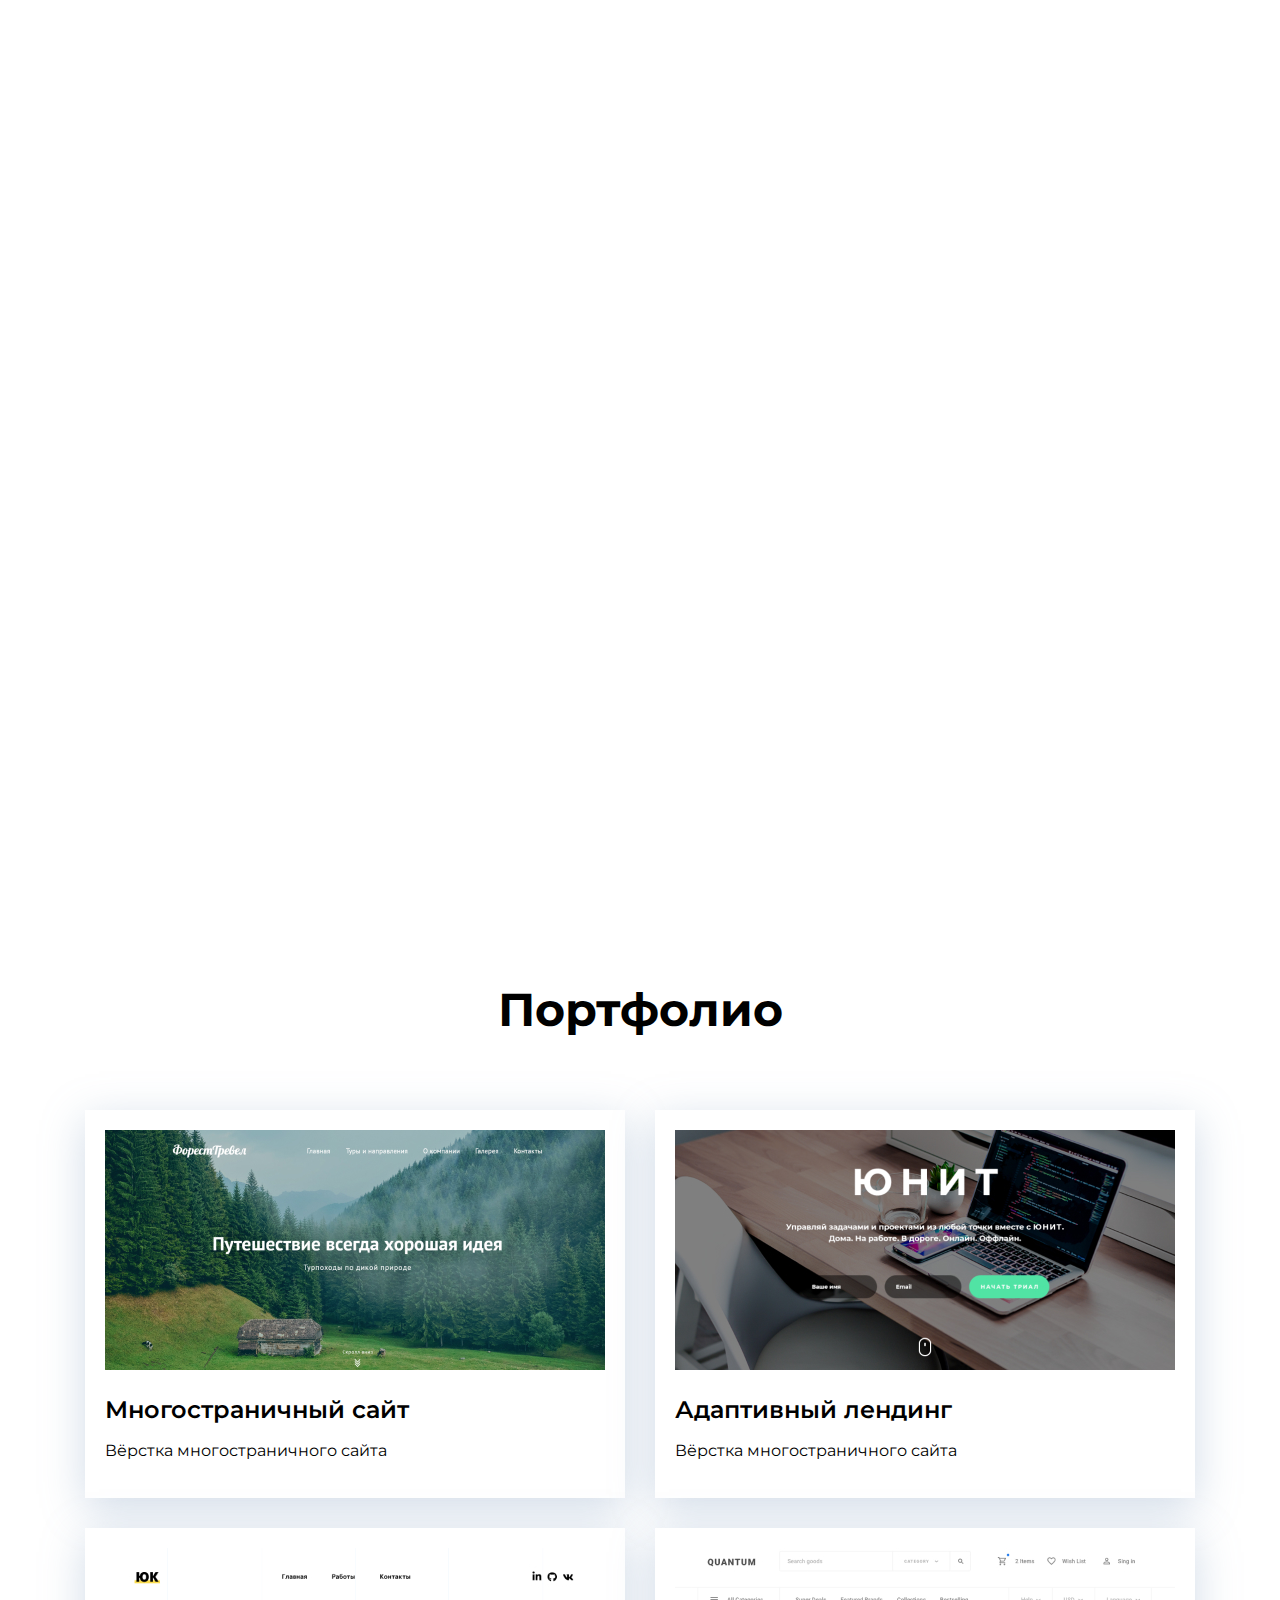
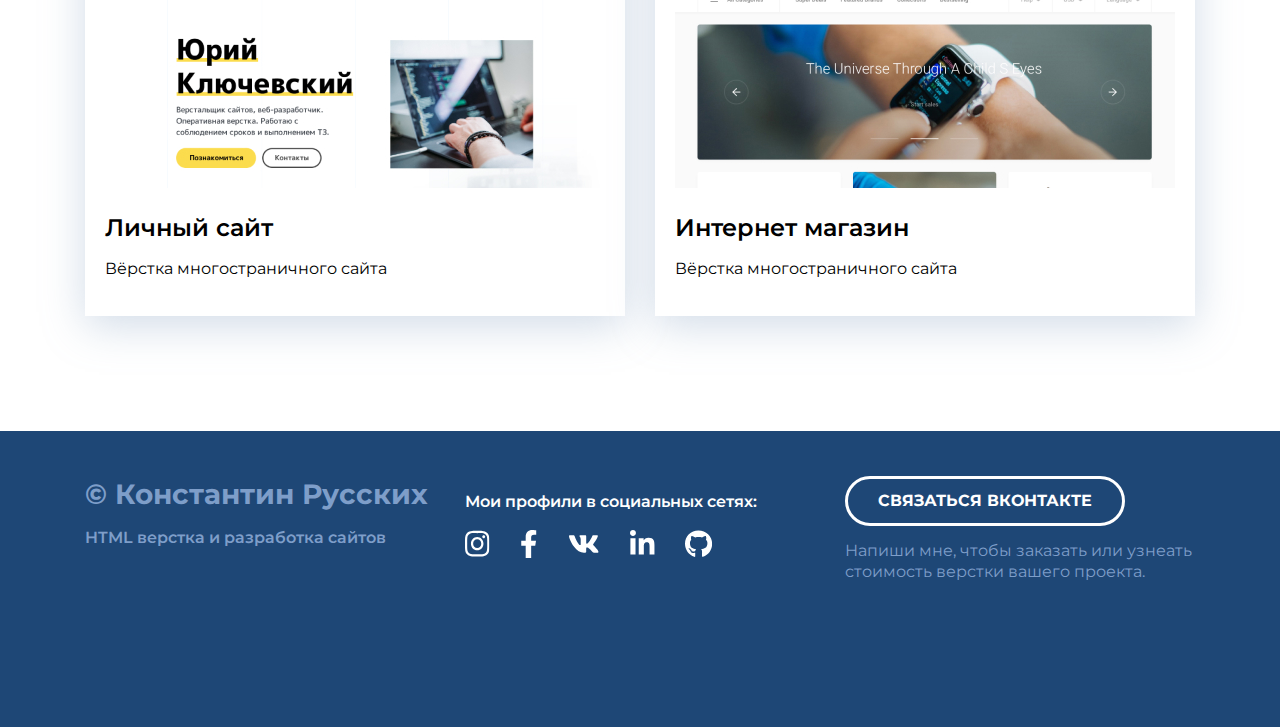
<file: index.html>
<!DOCTYPE html>
<html lang="ru">
<head>
    <meta charset="UTF-8">
    <meta http-equiv="X-UA-Compatible" content="IE=edge">
    <meta name="viewport" content="width=device-width, initial-scale=1.0">
    <title>Сайт Портфолио</title>
    <link rel="stylesheet" href="./css/main.css">
    <link rel="stylesheet" href="./css/media.css">
    <link href="https://fonts.googleapis.com/css2?family=Montserrat:ital,wght@0,600;0,700;1,400&display=swap" rel="stylesheet">
</head>
<body> 
   <header class='header' id='header'>
        <h1 class='header-title'>Константин Русских</h1>
        <p class="header-subtitle">создание сайтов, веб-разработчик</p>
        <div class="header-arrow">
             <img src="./img/header/header-arrow.svg" alt="arrow">
        </div>
   </header>
   <main>
    <div class="portfolio">
        <div class="container">
            <h2 class="portfolio-header">Портфолио</h2>
                <!-- portfolio-cards-wrapper -->
                <div class="portfolio-cards-wrapper">

                <!-- card -->
                    <div class="card">
                        <a href="./forest-travel.html" class="card-link">
                            <img class="card-img" src="./img/portfolio/1.jpg" alt="Многостраничный сайт">
                            <h3 class="card-title">Многостраничный сайт</h3>
                            <p>Вёрстка многостраничного сайта</p>
                        </a>   
                    </div>
                    <!-- card -->
                <!-- card -->
                    <div class="card">   
                        <a href="./forest-travel.html" class="card-link">
                            <img class="card-img" src="./img/portfolio/2.jpg" alt="Многостраничный сайт">
                            <h3 class="card-title">Адаптивный лендинг</h3>
                            <p>Вёрстка многостраничного сайта</p>
                        </a>
                    </div>
                    <!-- card -->
                <!-- card -->
                    <div class="card">   
                        <a href="./forest-travel.html" class="card-link">
                            <img class="card-img" src="./img/portfolio/3.jpg" alt="Многостраничный сайт">
                            <h3 class="card-title">Личный сайт</h3>
                            <p>Вёрстка многостраничного сайта</p>
                        </a>
                    </div>
                    <!-- card -->
                <!-- card -->
                    <div class="card"> 
                        <a href="./forest-travel.html" class="card-link"> 
                            <img class="card-img" src="./img/portfolio/4.jpg" alt="Многостраничный сайт">
                            <h3 class="card-title">Интернет магазин</h3>
                            <p>Вёрстка многостраничного сайта</p>
                        </a>
                    </div>
                    <!-- card -->
                </div>
                <!-- //portfolio-cards-wrapper -->
        </div>
        </div>
   </main>

    <footer>
        <div class="footer">
            <div class="container">
                <div class="footer-row">
                    <div class="footer-copyright footer-col">
                        <div class="footer-copyright-name">© Константин Русских</div>
                        <p>HTML верстка и разработка сайтов</p>
                    </div>
    
                    <!-- footer icons -->
                    <div class="footer-icons footer-col">
                        <p>Мои профили в социальных сетях:</p>
                        <div class="footer-icons-row">
                            <a href="#">
                                <img src="./img/social/instagram.svg" alt="">
                            </a>
                            <a href="#">
                                <img src="./img/social/facebook.svg" alt="">
                            </a>
                            <a href="#">
                                <img src="./img/social/vk.svg" alt="">
                            </a>
                            <a href="#">
                                <img src="./img/social/linkedin.svg" alt="">
                            </a>
                            <a href="#">
                                <img src="./img/social/github.svg" alt="">
                            </a>
                        </div>
                    </div>
                    <!-- // footer icons -->
                    <div class="footer-contacts footer-col">
                        <a href="#" class="footer-botton">
                            Связаться Вконтакте
                        </a>
                        <p>Напиши мне, чтобы заказать или узнеать стоимость верстки вашего проекта.</p>
                    </div>
                </div>
            </div>
        </div>
    </footer>

    <!-- Бибилиотеки и плагины -->
    <script scr="./js/jquery-3.6.0.min.js" type="text/javascript"></script>
    <script scr="./js/jquery.vide.min.js" type="text/javascript"></script>

    <!--  Собственные скрипты и вызовы библиотек    -->
    <script src="./js/main.js" type="text/javascript"></script>

</body>
</html>
</file>
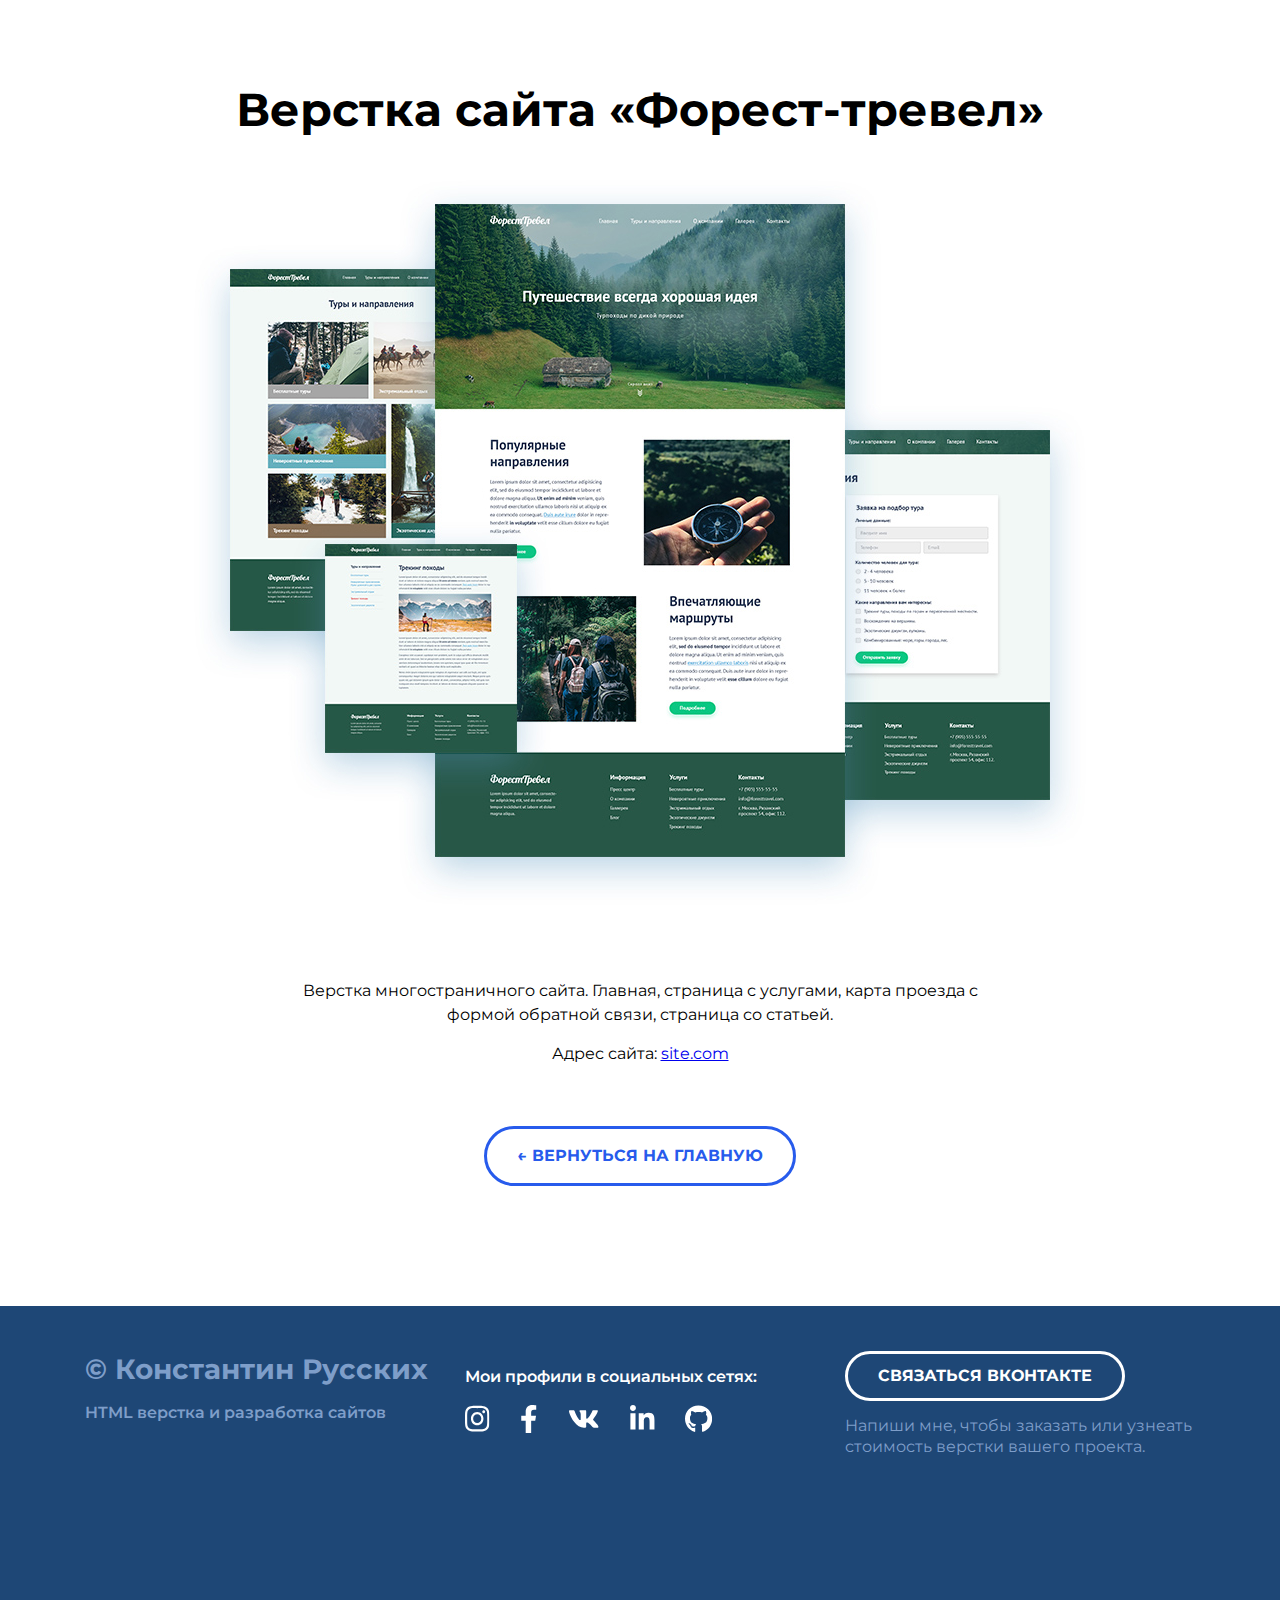
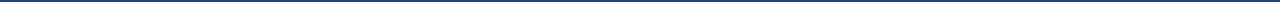
<file: forest-travel.html>
<!DOCTYPE html>
<html lang="ru">
<head>
    <meta charset="UTF-8">
    <meta http-equiv="X-UA-Compatible" content="IE=edge">
    <meta name="viewport" content="width=device-width, initial-scale=1.0">
    <title>Проект "Форест тревел"</title>
    <link rel="stylesheet" href="./css/main.css">
    <link rel="stylesheet" href="./css/media.css">
    <link href="https://fonts.googleapis.com/css2?family=Montserrat:ital,wght@0,600;0,700;1,400&display=swap" rel="stylesheet">
</head>
<body>
    <main>
        <div class="project">
            <div class="contaainer">
                <h1 class="project-header">Верстка сайта «Форест-тревел»</h1>
                <div class="project-img">
                    <img src="./img/forest/fotest-full.jpg" alt="Верстка сайта «Форест-тревел»">
                </div>
                <div class="project-discriprion">
                    <p>Верстка многостраничного сайта. Главная, страница с услугами, карта проезда с формой обратной связи, страница со статьей.
                    </p>
                    <p>Адрес сайта: <a href="#">site.com</a></p>
                </div>
                <a href="index.html" class="project-btn-back">← ВЕРНУТЬСЯ НА ГЛАВНУЮ</a>
            </div>
        </div>
    </main>

    <footer>
        <div class="footer">
        <div class="container">
            <div class="footer-row">
                <div class="footer-copyright footer-col">
                    <div class="footer-copyright-name">© Константин Русских</div>
                    <p>HTML верстка и разработка сайтов</p>
                </div>
 
                <!-- footer icons -->
                <div class="footer-icons footer-col">
                     <p>Мои профили в социальных сетях:</p>
                     <div class="footer-icons-row">
                         <a href="#">
                             <img src="./img/social/instagram.svg" alt="">
                         </a>
                         <a href="#">
                             <img src="./img/social/facebook.svg" alt="">
                         </a>
                         <a href="#">
                             <img src="./img/social/vk.svg" alt="">
                         </a>
                         <a href="#">
                             <img src="./img/social/linkedin.svg" alt="">
                         </a>
                         <a href="#">
                             <img src="./img/social/github.svg" alt="">
                         </a>
                     </div>
                 </div>
                 <!-- // footer icons -->
                 <div class="footer-contacts footer-col">
                     <a href="#" class="footer-botton">
                         Связаться Вконтакте
                     </a>
                     <p>Напиши мне, чтобы заказать или узнеать стоимость верстки вашего проекта.</p>
                 </div>
            </div>
        </div>
        </div>
    </footer>
</body>
</html>
</file>
<file: css/main.css>
* {
    box-sizing: border-box;
}

body {
    margin: 0;
    font-family: 'Montserrat', sans-serif;
    color: black;
}

img {
    max-width: 100%;
}

.container {
    max-width: 1140px;
    margin-left: auto;
    margin-right: auto;
    padding-left: 15px;
    padding-right: 15px;
}

.none {
    display: none !important;
}
/* Header */
.header {
    position: relative;
    width: 100%;
    height: 100vh;
    /* background-color: #556983;
    background-image: url("./../img/header/header-bg.jpg"); */
    background-size: cover;
    background-position: center;
    /* Определяем модель flex-box для блока .header */
    display: flex;
    flex-direction: column; /*Выстраиваем felex-элементы в колонку, основная ось - y */

    justify-content: center;
    align-items: center;
}
.header-title {
    margin: 0;
    margin-bottom: 25px;
    font-weight: bold;
    font-size: 56px;
    line-height: 130%; /* 56 * 1.3 */

    text-align: center;
    color: white;
}

.header-subtitle {
    margin: 0;
    font-weight: bold;
    font-size: 16px;
    line-height: 150%;

    text-align: center;
    letter-spacing: 0.2em;
    text-transform: uppercase;

    color: white;
}

.header-arrow {
    width: 48px;
    height: 48px;

    position: absolute;
    bottom: 30px;
    left: 50%;
    transform: translate(-50%, 0);
}

/* Portfolio */

.portfolio {
    padding-top: 80px;
    padding-bottom: 115px;
}

.portfolio-header {
    margin: 0;
    margin-bottom: 70px;
    font-weight: bold;
    font-size: 46px;
    line-height: 130%;
    text-align: center;
    color: #000000;
}

.portfolio-cards-wrapper {
    display: flex;
    flex-wrap: wrap;
    justify-content: space-between;
}

.card {
    margin-bottom: 30px;
    max-width: 540px;
    background-color: #ffffff;
    box-shadow: 0px 10px 40px rgba(126, 155, 189, 0.35);
    transition: transform 0.2s ease-in;
}

.card:hover {
    transform: translateY(-15px);
}

.card-link {
    padding: 20px;
    color: black;
    text-decoration: none; 
    display: block;  
    transition: color 0.2s ease-in;
}

.card-link:hover {
    color:rgba(6, 86, 177, 0.719)
}

.card:last-child, .card:nth-last-child(2) {
    margin-bottom: 0;
}

.card-img {
    margin-bottom: 20px;
}

.card-title {
    margin: 0;
    margin-bottom: 13px;
    font-weight: 600;
    font-size: 24px;
    line-height: 130%;
}

.card p {
    font-size: 16px;
    line-height: 130%;
}

/* Footer */

.footer {
    padding-top: 45px;
    padding-bottom: 130px;
    background: #1E4776;
    color: white;
}

.footer-row {
    display: flex;
    flex-direction: row;
    justify-content: space-between;
}

.footer-col {
    max-width: 350px;
    flex-grow: 1;
}

.footer-copyright {
    color: #7E9EC9;
    line-height: 1.3;
    margin-bottom: 15px;
}

.footer-copyright p {
    font-weight: 600;
    font-size: 16px;
    margin-bottom: 15px;
}

.footer-copyright-name {
font-weight: 700;
font-size: 28px;
}

.footer-icons p {
    font-weight: 600;
    font-size: 16px;
    line-height: 130%;
}

.footer-icons-row {
    display: flex;
    align-items: center;
}

.footer-icons-row > * + * {
    margin-left: 30px;
}

.footer-contacts p {
    margin: 15px 0;
    font-size: 16px;
    line-height: 1.3;
    color: #7E9EC9;
}

.footer-botton {
    display: inline-block;
    height: 50px;
    padding-left: 30px;
    padding-right: 30px;

    border: 3px solid #FFFFFF;
    border-radius: 50px;

    color: white;
    line-height: 44px;
    font-weight: 700;
    font-size: 16px;
    text-transform: uppercase;
    text-decoration: none;

    transition: all 0.2s ease-in;
}

.footer-botton:hover {
    background-color: white;
    color: #1E4776;
}

/* Project-fotest  */

.project {
    padding-top: 80px;
    padding-bottom: 120px;
    text-align: center;
    color: #000000;
}

.project-header {
    margin: 0;
    margin-bottom: 40px;
    font-weight: bold;
    font-size: 46px;
    line-height: 1.3;
}

.project-img {
    margin-bottom: 70px;
}

.project-discriprion {
    margin-left: auto;
    margin-right: auto;
    max-width: 730px;
    margin-bottom: 60px;
}

.project-discriprion p {
    margin-top: 0;
    margin-bottom: 15px;
    font-style: 16px;
    line-height: 1.5;
}

.project-btn-back {
    display: inline-block;
    height: 60px;
    padding-left: 30px;
    padding-right: 30px;

    border: 3px solid #275BEC;
    border-radius: 50px;

    color: #275BEC;
    line-height: 54px;
    font-weight: 700;
    font-size: 16px;
    text-transform: uppercase;
    text-decoration: none;

    transition: all 0.2s ease-in;
}

.project-btn-back:hover {
    background-color: #275BEC;
    color: white;
}
</file>
<file: css/media.css>
/* Медиа запрос для экрана до 1140 px */
@media (max-width: 1140px) {
    .card {
        width: calc(50% - 15px);
    }
    .footer {
        padding-top: 40px;
        padding-bottom: 60px;
    }

    .footer-row {
        flex-direction: column-reverse;
        align-items: center;
        text-align: center;
    }
    .footer-col {
        margin-bottom: 50px;
    }
    .footer-col:first-child {
        margin-bottom: 0;
    }
}

@media (max-width: 760px) {
    .header-title {
        font-size: 32px;
    }
    .header-subtitle {
        font-style: 14px;
    }
    .portfolio {
        padding-top: 40px;
        padding-bottom: 60px;
    }
    .portfolio-header {
        font-style: 30px;
        margin-bottom: 30px;
    }
    .portfolio-cards-wrapper{
        justify-content: center;
    }
    .card {
        max-width: 530px;
        width: 100%;
    }
    .card:nth-last-child(2) {
        margin-bottom: 30px;
    }
    .card-link {
        padding: 15px;
    }
    .card-img {
        margin-bottom: 10px;
    }
    .card p {
        font-style: 14px;
    }
    .footer-copyright-name {
        font-style: 18px;
        margin-bottom: 5px;
    }
    .footer-copyright p {
        font-style: 14px;
    }
    .footer-icons p {
        font-style: 14px;
    }
    .footer-contacts p {
        font-style: 14px;
        margin: 0;
        margin-top: 15px;
    }

    .project {
        padding: 40px 0 60px;
    }
    .project-header {
        font-style: 28px;
        margin-bottom: 30px;
    }
    .project-img {
        margin-bottom: 20px;
    }
    .project-discription {
        margin-bottom: 50px;
    }
    .project-btn-back {
        padding: 0 10px;
        width: 100%;
        min-width: 320px;
    }
}
</file>
